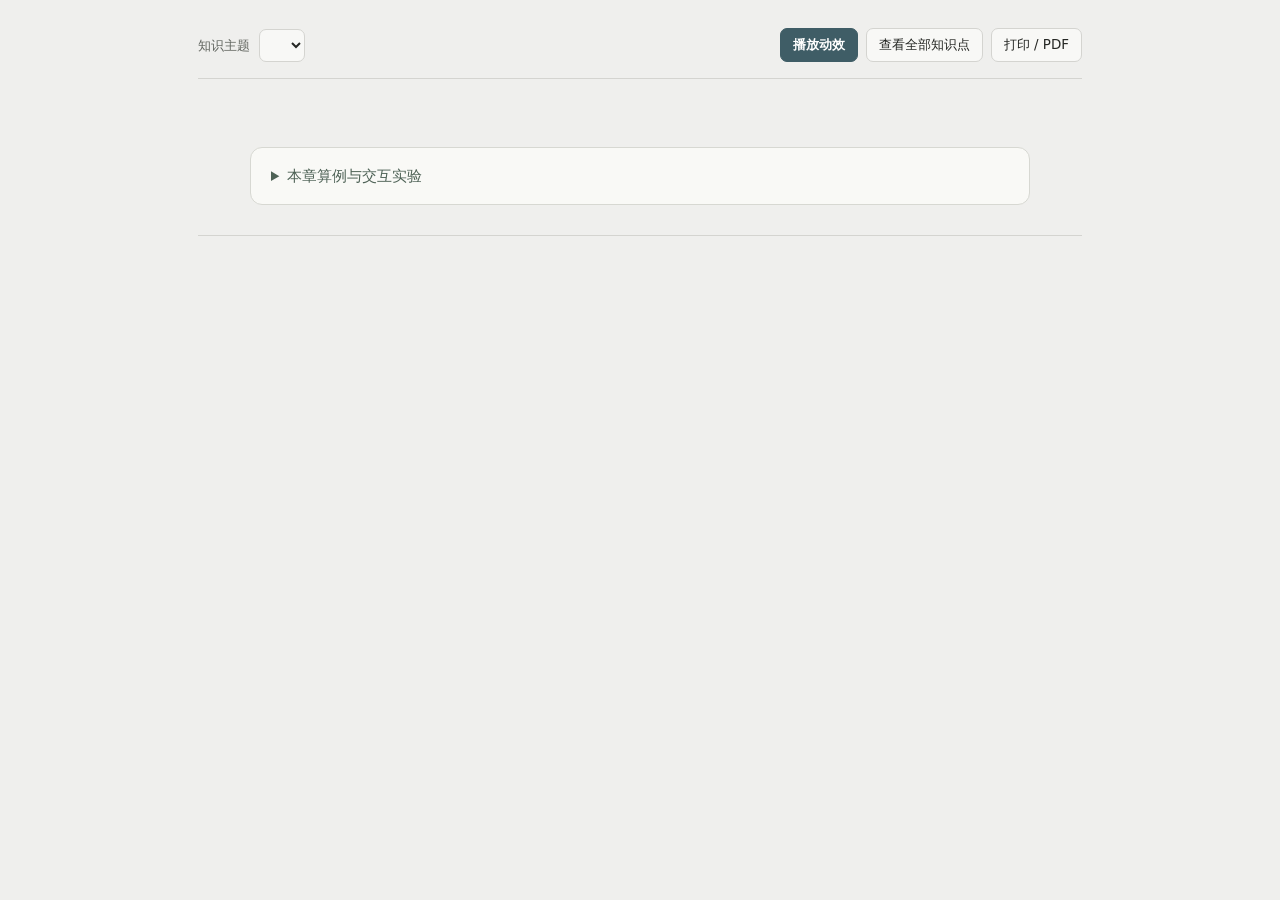
<file: index.html>
<!doctype html>
<html lang="zh-Hans">
<head>
  <meta charset="utf-8">
  <meta name="viewport" content="width=device-width, initial-scale=1">
  <meta http-equiv="refresh" content="0; url=./knowledge-motion/">
  <title>AIC 知识动效</title>
</head>
<body>
  <main><a href="./knowledge-motion/">打开知识动效</a></main>
</body>
</html>
</file>
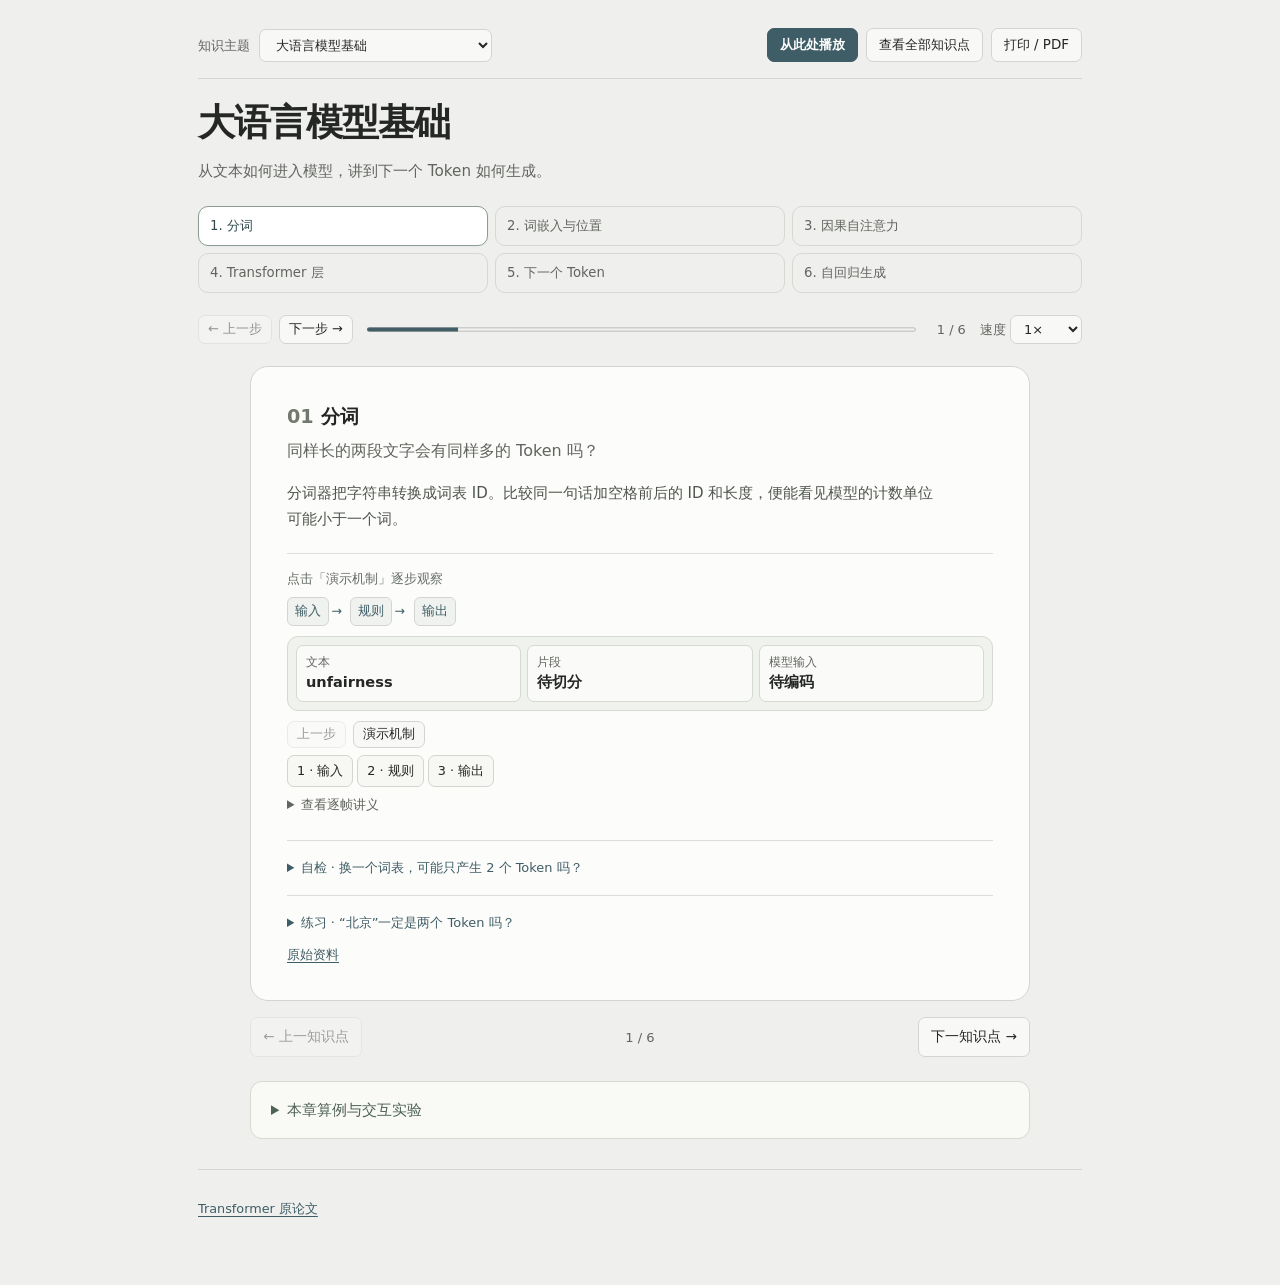
<file: knowledge-motion/index.html>
<!DOCTYPE html>
<html lang="zh-Hans">
<head>
  <meta charset="utf-8">
  <meta name="viewport" content="width=device-width, initial-scale=1">
  <title>知识动效图谱</title>
  <link rel="stylesheet" href="style.css">
  <script defer src="topics/llm-basics.js"></script>
  <script defer src="topics/tokenization.js"></script>
  <script defer src="topics/transformer-architecture.js"></script>
  <script defer src="topics/training-data.js"></script>
  <script defer src="topics/pretraining-inference.js"></script>
  <script defer src="topics/scaling-training.js"></script>
  <script defer src="topics/optimization-stability.js"></script>
  <script defer src="topics/efficient-serving.js"></script>
  <script defer src="topics/model-compression.js"></script>
  <script defer src="topics/serving-calculations.js"></script>
  <script defer src="topics/speculative-sampling.js"></script>
  <script defer src="topics/decoding-controls.js"></script>
  <script defer src="topics/context-engineering.js"></script>
  <script defer src="topics/evidence-reliability.js"></script>
  <script defer src="topics/llm-post-training.js"></script>
  <script defer src="topics/sft-peft.js"></script>
  <script defer src="topics/preference-rl.js"></script>
  <script defer src="topics/dpo-calculations.js"></script>
  <script defer src="topics/grpo-objective.js"></script>
  <script defer src="topics/verifiable-reward.js"></script>
  <script defer src="topics/reasoning-evaluation.js"></script>
  <script defer src="topics/inference-search.js"></script>
  <script defer src="topics/multimodal-llm.js"></script>
  <script defer src="topics/rag.js"></script>
  <script defer src="topics/rag-ingestion.js"></script>
  <script defer src="topics/retrieval-ranking.js"></script>
  <script defer src="topics/rrf-ranking.js"></script>
  <script defer src="topics/agent-planning.js"></script>
  <script defer src="topics/tool-protocols.js"></script>
  <script defer src="topics/agent-security.js"></script>
  <script defer src="topics/agent-workflows.js"></script>
  <script defer src="topics/agent-reliability.js"></script>
  <script defer src="topics/agent-memory.js"></script>
  <script defer src="topics/agent-verification.js"></script>
  <script defer src="topics/agent-eval-design.js"></script>
  <script defer src="topics/self-improvement.js"></script>
  <script defer src="topics/rsi.js"></script>
  <script defer src="topics/rsi-memory-control.js"></script>
  <script defer src="topics/rsi-strategy-selection.js"></script>
  <script defer src="topics/rsi-transfer.js"></script>
  <script defer src="topics/rsi-paired-eval.js"></script>
  <script defer src="topics/rsi-evaluation.js"></script>
  <script defer src="worked-examples.js"></script>
  <script defer src="reading-notes.js"></script>
  <script defer src="app.js"></script>
</head>
<body>
  <main>
    <header>
      <div class="toolbar">
        <label>知识主题 <select id="topics"></select></label>
        <div class="actions">
          <button id="play" type="button">播放动效</button>
          <button id="overview" type="button">查看全部知识点</button>
          <button id="print" type="button">打印 / PDF</button>
        </div>
      </div>
      <h1 id="title"></h1>
      <p id="subtitle"></p>
      <nav id="steps" aria-label="讲解步骤"></nav>
      <div class="transport" id="transport" hidden>
        <div class="transport-buttons">
          <button id="previous" type="button" aria-label="上一张卡片">← 上一步</button>
          <button id="next" type="button" aria-label="下一张卡片">下一步 →</button>
        </div>
        <div class="progress-display">
          <progress id="progress" aria-label="讲解进度"></progress>
          <span id="position"></span>
        </div>
        <label>速度
          <select id="speed">
            <option value="0.5">0.5×</option>
            <option value="1" selected>1×</option>
            <option value="1.5">1.5×</option>
            <option value="2">2×</option>
          </select>
        </label>
      </div>
      <p id="status" class="sr-only" role="status"></p>
    </header>
    <section id="cards" aria-label="知识卡片"></section>
    <nav id="reading-navigation" aria-label="继续阅读" hidden>
      <button id="reading-previous" type="button">← 上一知识点</button>
      <span id="reading-position" aria-live="polite"></span>
      <button id="reading-next" type="button">下一知识点 →</button>
    </nav>
    <details id="case-disclosure" class="case-disclosure">
      <summary>本章算例与交互实验</summary>
      <section id="worked-example" aria-labelledby="example-title" hidden></section>
    </details>
    <footer>
      <p id="note"></p>
      <ul id="sources" aria-label="参考资料"></ul>
    </footer>
    <noscript>启用 JavaScript 后即可查看知识卡片。</noscript>
  </main>
</body>
</html>
</file>
<file: knowledge-motion/style.css>
:root {
  color-scheme: light;
  --paper: #efefed;
  --panel: #fafaf8;
  --edge: #d4d4d0;
  --ink: #252724;
  --muted: #61655f;
  --cyan: #3f5d66;
  --mint: #356657;
  font-family: "Inter", "PingFang SC", "Microsoft YaHei", system-ui, sans-serif;
}

* { box-sizing: border-box; }
body {
  margin: 0;
  color: var(--ink);
  background: var(--paper);
}
main { max-width: 1160px; margin: auto; padding: 36px clamp(18px, 4vw, 48px) 64px; }
p, h1, h2 { margin: 0; }
button, select { font: inherit; }
button, select {
  color: var(--ink);
  background: #f8f8f6;
  border: 1px solid var(--edge);
  border-radius: 7px;
  padding: 7px 12px;
}
button { cursor: pointer; }
button:hover, select:hover { border-color: var(--cyan); }
:focus-visible { outline: 2px solid var(--cyan); outline-offset: 3px; }
.toolbar, .actions { display: flex; flex-wrap: wrap; align-items: center; gap: 8px; }
.toolbar { justify-content: space-between; margin-bottom: 22px; color: var(--muted); font-size: .84rem; }
.toolbar select { margin-left: 5px; max-width: 100%; }
#play { border-color: #82999d; color: var(--cyan); }
h1 { font-size: clamp(1.85rem, 5vw, 3.15rem); line-height: 1.14; letter-spacing: -.035em; }
h1::after {
  display: block;
  content: "";
  width: 9rem;
  height: 3px;
  margin: 11px 0;
  border-radius: 5px;
  background: var(--cyan);
  box-shadow: 0 0 14px #00000000;
}
#subtitle { color: var(--muted); font-size: clamp(.94rem, 2.3vw, 1.18rem); }
#steps { display: flex; flex-wrap: wrap; gap: 9px; margin: 16px 0; }
.step { flex: 1 1 12rem; color: var(--muted); }
.step[aria-current="step"] { color: var(--cyan); border-color: var(--cyan); background: #e4eae8; }

#cards { display: grid; grid-template-columns: repeat(2, minmax(0, 1fr)); gap: 20px; }
.card {
  --accent: var(--cyan);
  display: flex;
  flex-direction: column;
  min-width: 0;
  padding: clamp(18px, 2.5vw, 26px);
  border-radius: 18px;
  border: 1px solid var(--edge);
  background: linear-gradient(150deg, #ffffff, var(--panel) 80%);
  transition: opacity .35s, border-color .35s, box-shadow .35s;
}
.card[data-color="purple"] { --accent: #695884; }
.card[data-color="amber"] { --accent: #8b6426; }
.card[data-color="mint"] { --accent: var(--mint); }
.card[data-color="rose"] { --accent: #925666; }
.card[data-color="blue"] { --accent: #526881; }
.focused .card:not(.highlighted) { opacity: .76; }
.card.highlighted { animation: focus-in .3s ease-out both; }
.card.highlighted { border-color: var(--accent); box-shadow: 0 0 19px color-mix(in srgb, var(--accent) 24%, transparent); }
h2 { font-size: 1.23rem; line-height: 1.2; }
.card-number { color: var(--accent); border-left: 3px solid; padding: 0 .48rem 0 .5rem; font-variant-numeric: tabular-nums; }
.card-subtitle { color: var(--muted); margin-top: 5px; }
.visual { border-top: 1px solid #deded9; margin-top: 9px; padding: 10px 0 12px; }
.visual-label { color: #656b65; font-size: .83rem; margin-bottom: 9px; }
.visual-caption { font-size: .81rem; color: var(--accent); margin-top: 9px; }
.description { color: var(--muted); font-size: .88rem; line-height: 1.55; margin-top: auto; }
.bar-row { display: grid; grid-template-columns: 4.2em minmax(0, 1fr) 6.9em; align-items: center; gap: 7px; margin: 6px 0; font-size: .82rem; }
.bar-track { position: relative; height: 11px; background: #e8e8e3; border: 1px solid var(--edge); border-radius: 4px; }
.bar-fill { display: block; height: 100%; border-radius: 3px; background: var(--mint); transform-origin: left; }
.bar-marker { position: absolute; top: -4px; bottom: -4px; border-left: 1px dashed #737a72; }
.bar-value { text-align: right; color: var(--mint); font-variant-numeric: tabular-nums; }
.token-list, .flow-list { display: flex; flex-wrap: wrap; gap: 6px; list-style: none; padding: 0; margin: 0; }
.token-list li, .flow-list li {
  min-width: 2.65rem;
  text-align: center;
  background: #f0f2ef;
  border: 1px solid var(--edge);
  padding: 5px 7px;
  border-radius: 6px;
}
.token-list small { display: block; font-size: .69rem; }
.token-list .muted { color: var(--muted); }
.token-list .active, .pair.chosen { color: var(--mint); border-color: #91b3a3; background: #e9f1ec; }
.flow-list { column-gap: 21px; }
.flow-list li { position: relative; font-size: .79rem; color: var(--accent); }
.flow-list li:not(:last-child)::after { position: absolute; left: calc(100% + 3px); content: "→"; }
.pair { display: flex; flex-wrap: wrap; gap: 4px 12px; align-items: baseline; border: 1px solid; border-radius: 6px; margin: 5px 0; padding: 4px 8px; font-size: .85rem; }
.pair-label { width: 4.7em; opacity: .85; }
.pair.rejected { color: #943e4b; border-color: #c7a1a7; background: #f7edef; }

.highlighted .bar-fill { animation: fill .65s cubic-bezier(.2,.7,.35,1) both; }
.highlighted :is(.token-list li, .flow-list li, .pair) { animation: focus-in .48s ease-out both; }
.highlighted :is(.token-list li, .flow-list li, .pair):nth-child(2) { animation-delay: .09s; }
.highlighted :is(.token-list li, .flow-list li, .pair):nth-child(3) { animation-delay: .18s; }
.highlighted .token-list li:nth-child(4) { animation-delay: .27s; }
.highlighted .token-list li:nth-child(5) { animation-delay: .36s; }
@keyframes fill { from { transform: scaleX(0); } to { transform: scaleX(1); } }
@keyframes focus-in { from { opacity: .25; transform: translateY(5px); } to { opacity: 1; transform: translateY(0); } }

footer { margin-top: 14px; color: var(--muted); font-size: .8rem; }
#sources { display: flex; gap: 11px; flex-wrap: wrap; list-style: none; margin: 7px 0 0; padding: 0; }
a { color: var(--cyan); text-underline-offset: 3px; }
.sr-only { position: absolute; width: 1px; height: 1px; clip-path: inset(100%); overflow: hidden; }
@media (max-width: 620px) { #cards { grid-template-columns: 1fr; } }
@media (prefers-reduced-motion: reduce) {
  *, *::before, *::after { animation: none !important; transition: none !important; }
}
@media print {
  @page { margin: 10mm; }
  body { print-color-adjust: exact; -webkit-print-color-adjust: exact; font-size: 10pt; }
  main { padding: 8px; }
  .toolbar, #steps { display: none; }
  #cards { grid-template-columns: repeat(2, minmax(0, 1fr)); }
  .card { break-inside: avoid; }
  .focused .card:not(.highlighted) { opacity: 1; }
  .card.highlighted { border-color: var(--edge); box-shadow: none; }
  *, *::before, *::after { animation: none !important; transition: none !important; }
}

.transport {
  display: grid;
  grid-template-columns: auto minmax(5rem, 1fr) auto;
  align-items: center;
  gap: 8px 14px;
  margin: 0 0 16px;
  font-size: .81rem;
  color: var(--muted);
}
.transport[hidden] { display: none; }
.transport-buttons, .progress-display { display: flex; gap: 7px; align-items: center; }
.transport button, .transport select { padding: 5px 9px; }
.transport button:disabled { opacity: .45; cursor: default; border-color: var(--edge); }
.progress-display progress { min-width: 0; width: 100%; height: 9px; accent-color: var(--cyan); }
#position { flex: 0 0 3.3em; white-space: nowrap; text-align: right; font-variant-numeric: tabular-nums; }
.branch {
  display: grid;
  grid-template-columns: minmax(0, 1fr) auto minmax(0, 1.12fr);
  align-items: center;
  gap: 7px;
  margin: 6px 0;
  font-size: .81rem;
}
.branch-condition, .branch-action { padding: 5px 7px; border: 1px solid var(--edge); border-radius: 6px; background: #f0f2ef; }
.branch-action { border-color: #90a99d; color: var(--mint); background: #e9f1ec; }
.branch-arrow { color: var(--accent); }
.highlighted .branch { animation: focus-in .48s ease-out both; }
.highlighted .branch:nth-of-type(2) { animation-delay: .12s; }
.highlighted .branch:nth-of-type(3) { animation-delay: .24s; }
.card-checks { margin-top: 8px; font-size: .81rem; line-height: 1.5; }
.card-checks summary { cursor: pointer; color: var(--accent); }
.card-checks ul { color: var(--muted); padding-left: 1.3em; margin: 5px 0 0; }
@media (max-width: 500px) {
  .transport { grid-template-columns: 1fr auto; }
  .progress-display { grid-column: 1 / -1; grid-row: 2; }
}
@media print {
  .transport, .card-checks:not([open]) { display: none; }
}

#worked-example {
  --lab-accent: var(--cyan);
  --accent: var(--cyan);
  margin: 0 0 24px;
  padding: clamp(16px, 3vw, 28px);
  border: 1px solid #d0d5cf;
  border-radius: 24px;
  background: linear-gradient(145deg, #fafaf8, #fafaf8 65%);
  box-shadow: 0 20px 65px #25272408;
}

.example-title { font-size: clamp(19px, 3vw, 27px); }
.example-intro, .example-reason { color: var(--muted); line-height: 1.65; }
.example-intro { margin: 8px 0 15px; }
.example-predict { padding: 12px; border: 1px solid #d7dbd4; border-radius: 12px; }
.example-question { margin: 0 0 8px; font-weight: 650; }
.example-choices, .example-controls, .example-stages { display: flex; flex-wrap: wrap; gap: 8px; }
.example-choices button, .example-stages button { text-align: left; }
.example-choices button[aria-pressed="true"], .example-stages button[aria-current="step"] {
  border-color: var(--lab-accent);
  color: var(--lab-accent);
  background: #e6ece8;
}
.example-feedback { margin: 6px 0 0; color: #8c591f; }
.example-feedback:empty { display: none; }
.example-feedback[data-correct="true"] { color: #356657; }
.example-stages { margin: 16px 0 10px; }
.example-stages button { flex: 1 1 165px; }
.example-action { font-weight: 700; margin: 0 0 10px; }
.example-data { display: grid; grid-template-columns: 1fr 1fr; gap: 10px; margin: 0; }
.example-tile { min-width: 0; padding: 12px; border: 1px solid #d7dad3; border-radius: 10px; background: #f5f6f2; }
.example-tile dt { color: var(--muted); font-size: .82rem; }
.example-value, .example-before { margin: 4px 0 0; overflow-wrap: anywhere; }
.example-value { font-size: 1.06rem; font-weight: 680; }
.example-before { color: var(--muted); font-size: .82rem; }
.example-changed { border-color: #879f93; }
.example-changed .example-value { color: var(--lab-accent); }
.example-reason { margin: 10px 0; }
.example-controls { justify-content: flex-end; }
@media (prefers-reduced-motion: no-preference) {
  .example-transition { animation: focus-in .35s ease-out both; }
  .example-changed { animation: example-change .65s ease-out both; }
}
@keyframes example-change {
  from { background: #e1ece5; }
  to { background: #f5f6f2; }
}
@media (max-width: 560px) {
  .example-data { grid-template-columns: 1fr; }
}
@media print {
  #worked-example { break-inside: avoid; }
  .example-stages, .example-predict, .example-controls { display: none; }
}
.example-experiment { border-top: 1px solid #d7dad3; margin-top: 18px; padding-top: 15px; }
.example-experiment label { display: flex; flex-wrap: wrap; gap: 8px 12px; align-items: center; margin-bottom: 12px; }
.example-experiment input { flex: 1 1 140px; accent-color: var(--lab-accent); }
.example-slider-value { color: var(--lab-accent); font-variant-numeric: tabular-nums; }
.example-meter { height: 6px; background: #e3e6df; border-radius: 6px; margin: 7px 0; }
.example-meter span { display: block; height: 100%; border-radius: inherit; background: var(--lab-accent); transform-origin: left; }
@media (prefers-reduced-motion: no-preference) {
  .example-meter span { animation: none; }
}

.phase-controls { display: flex; flex-wrap: wrap; gap: 7px; align-items: center; margin-top: 10px; }
.phase-controls button { padding: 4px 9px; font-size: .8rem; }
.phase-controls button:disabled { opacity: .45; cursor: default; }
.phase-explanation { flex: 1 0 100%; color: var(--accent); font-size: .85rem; line-height: 1.45; }
.phase-explanation:empty { display: none; }
.visual .phase-pending { opacity: .55; }
.visual .phase-active { outline: 1px solid var(--accent); outline-offset: 2px; border-radius: 4px; }
@media (prefers-reduced-motion: no-preference) {
  .visual .phase-active { animation: phase-reveal .45s ease-out; }
  .visual .bar-fill { transition: width .55s ease-out; }
}
@keyframes phase-reveal {
  from { transform: translateY(4px); filter: brightness(1.35); }
  to { transform: translateY(0); filter: brightness(1); }
}
@media print {
  .phase-controls { display: none; }
  .visual .phase-pending { opacity: 1; }
  .visual .phase-active { outline: none; }
}

.card-source { display: inline-block; align-self: flex-start; margin-top: 10px; color: var(--accent); font-size: .8rem; }

.card-checkpoint { margin-top: 12px; border-top: 1px solid var(--stroke, #d7dad3); padding-top: 8px; }
.card-checkpoint p { margin: 8px 0 0; color: var(--text, #252724); font-size: .86rem; line-height: 1.55; }

.lesson-stage {
  margin-top: 10px;
  padding: 8px;
  border: 1px solid #d7dad3;
  border-radius: 11px;
  background: #f0f2ed;
}
.lesson-cells {
  display: grid;
  grid-template-columns: repeat(auto-fit, minmax(min(100%, 7.5rem), 1fr));
  gap: 6px;
  margin: 0;
}
.lesson-cell {
  min-width: 0;
  padding: 9px;
  border: 1px solid #d5d9d1;
  border-radius: 7px;
  background: #fafbf8;
  overflow-wrap: anywhere;
}
.lesson-cell dt { color: var(--muted); font-size: .72rem; }
.lesson-cell dd { margin: 3px 0 0; color: var(--ink); font-weight: 650; font-size: .91rem; font-variant-numeric: tabular-nums; }
.lesson-changed { border-color: var(--accent); }
.lesson-track { display: block; height: 5px; margin-top: 7px; border-radius: 5px; background: #dfe4db; }
.lesson-fill {
  display: block;
  height: 100%;
  border-radius: inherit;
  background: var(--accent);
  transform: scaleX(var(--to));
  transform-origin: left;
}
@media (prefers-reduced-motion: no-preference) {
  .lesson-changed { animation: lesson-update .45s ease-out; }
  .lesson-fill { animation: lesson-measure .45s ease-out; }
}
@keyframes lesson-update {
  from { background: #e5eee7; transform: translateY(3px); }
  to { background: #fafbf8; transform: translateY(0); }
}
@keyframes lesson-measure {
  from { transform: scaleX(var(--from)); }
  to { transform: scaleX(var(--to)); }
}

.lesson-slots { display: grid; grid-template-columns: repeat(8, minmax(0, 1fr)); gap: 3px; margin-top: 7px; }
.lesson-slot { aspect-ratio: 1; border-radius: 2px; background: #e0e3dc; }
.lesson-slot.filled { background: var(--accent); }
@media (prefers-reduced-motion: no-preference) {
  .lesson-slot.new { animation: slot-arrival .35s ease-out; }
}
@keyframes slot-arrival {
  from { opacity: .35; transform: scale(.65); }
  to { opacity: 1; transform: scale(1); }
}

.phase-timeline { display: flex; flex-wrap: wrap; align-items: center; gap: 4px; margin-inline-start: auto; }
.phase-timeline .phase-jump { min-width: 32px; min-height: 32px; padding: 4px; font-variant-numeric: tabular-nums; }
.phase-jump[aria-current="step"] { border-color: var(--accent); color: var(--accent); background: #e6ece8; font-weight: 700; }
.phase-transcript { flex: 1 0 100%; color: var(--muted); font-size: .83rem; line-height: 1.6; }
.phase-transcript summary { cursor: pointer; }
.phase-transcript ol { padding-left: 1.45rem; margin: 6px 0 0; }
.phase-transcript li + li { margin-top: 4px; }

.lesson-cell dd.lesson-before {
  margin-top: 8px;
  padding-top: 6px;
  border-top: 1px dashed #c7cfc3;
  color: var(--muted);
  font-size: .75rem;
  font-weight: 400;
}
.phase-timeline { margin-inline-start: 0; flex: 1 0 100%; }
.phase-timeline .phase-jump { text-align: left; line-height: 1.45; padding: 6px 9px; }
.flow-list li { position: relative; }
.flow-list li.phase-active { background: #e5ece5; box-shadow: inset 3px 0 var(--accent); }
.flow-list li.phase-pending { background: transparent; }
@media (prefers-reduced-motion: no-preference) {
  .lesson-changed { animation: lesson-update .6s ease-out both; animation-delay: var(--arrival, 0ms); }
  .lesson-fill { animation-duration: .7s; }
  .lesson-slot.new { animation-duration: .55s; }
  .flow-list li { transition: opacity .3s, background .3s, box-shadow .3s; }
  .branch.phase-active .branch-arrow { animation: branch-travel .6s ease-out; }
  .token-list li.phase-active { animation: token-focus .55s ease-out; }
}
@keyframes branch-travel {
  from { transform: translateX(-8px); opacity: .2; }
  to { transform: translateX(0); opacity: 1; }
}
@keyframes token-focus {
  from { transform: translateY(5px) scale(.95); }
  to { transform: translateY(0) scale(1); }
}
@media print {
  .lesson-cell dd.lesson-before { color: #444; }
}

.experiment-diagram { display: grid; grid-template-columns: repeat(4, minmax(0, 1fr)); gap: 7px; margin-top: 14px; }
.experiment-item { position: relative; display: flex; flex-direction: column; justify-content: space-between; gap: 6px; min-height: 65px; padding: 10px; border: 1px solid #d2d7cd; border-radius: 9px; background: #f2f4ee; overflow: hidden; overflow-wrap: anywhere; }
.experiment-item span { color: var(--muted); font-size: .78rem; }
.experiment-item.occupied, .experiment-item.accepted { border-color: var(--accent); background: #e8f0e9; }
.experiment-item.vacant { border-style: dashed; opacity: .6; }
.experiment-item.excluded { border-color: #b37867; }
.experiment-item.probability { grid-column: span 2; padding-bottom: 21px; }
.experiment-item.probability::after { content: ""; position: absolute; left: 0; bottom: 0; height: 8px; width: 100%; transform: scaleX(var(--fraction, 0)); transform-origin: left; background: var(--accent); }
@media (prefers-reduced-motion: no-preference) {
  .experiment-item { animation: experiment-arrival .35s ease-out; }
  .experiment-item.probability::after { animation: experiment-fill .4s ease-out; }
}
@keyframes experiment-arrival { from { opacity: .3; transform: translateY(6px); } to { opacity: 1; transform: translateY(0); } }
@keyframes experiment-fill { from { width: 0; } to { width: var(--amount); } }
@media (max-width: 500px) { .experiment-diagram { grid-template-columns: repeat(2, minmax(0, 1fr)); } }

@media (prefers-reduced-motion: no-preference) {
  .experiment-item { transition: background-color .45s, border-color .45s, opacity .45s; }
  .experiment-item.probability::after { animation: none; transition: transform .45s cubic-bezier(.2,.75,.25,1); }
  .example-meter span { transition: transform .45s cubic-bezier(.2,.75,.25,1); }
}

.experiment-history { display: flex; gap: 8px; overflow-x: auto; padding: 4px 0 10px; scroll-snap-type: x proximity; }
.experiment-snapshot { flex: 0 0 165px; display: flex; flex-direction: column; gap: 5px; text-align: left; scroll-snap-align: start; line-height: 1.5; }
.experiment-snapshot span { font-size: .75rem; color: var(--muted); }
.experiment-snapshot[aria-pressed="true"] { border-color: var(--accent); background: #e5ece5; }
@media (prefers-reduced-motion: no-preference) {
  .experiment-snapshot { transition: border-color .2s, background-color .2s; }
}

.experiment-matrices { display: grid; gap: 16px; margin-top: 18px; }
.matrix-section { overflow-x: auto; border: 1px solid var(--edge); border-radius: 10px; padding: 10px; }
.calculation-matrix { width: 100%; border-spacing: 4px; font-variant-numeric: tabular-nums; }
.calculation-matrix caption { text-align: left; font-size: .9rem; font-weight: 650; padding: 0 0 9px; }
.calculation-matrix th { color: var(--muted); font-size: .72rem; font-weight: 500; white-space: nowrap; padding: 4px; }
.matrix-cell { min-width: 45px; width: 100%; min-height: 40px; padding: 6px; border-radius: 5px; background: rgb(86 121 100 / calc(.04 + var(--heat) * .24)); font-size: .82rem; }
.matrix-cell[aria-pressed="true"] { outline: 2px solid var(--cyan); outline-offset: 1px; }
.matrix-explanation { padding: 12px; margin-top: 10px; border-left: 3px solid var(--cyan); color: var(--muted); font-size: .88rem; line-height: 1.7; }
@media (prefers-reduced-motion: no-preference) { .matrix-cell { transition: background-color .45s ease; } }

.matrix-cell.matrix-dependency { box-shadow: inset 0 0 0 2px #98662a; color: #644517; }
.matrix-trace { display: grid; grid-template-columns: repeat(auto-fit, minmax(min(100%, 240px), 1fr)); gap: 7px; margin-top: 10px; }
.trace-term { text-align: left; font-size: .8rem; line-height: 1.6; font-variant-numeric: tabular-nums; }
.trace-term[aria-pressed="true"] { border-color: #98662a; background: #f6efe1; color: #644517; }
@media (prefers-reduced-motion: no-preference) {
  .trace-term { transition: border-color .2s, background-color .2s; }
  .matrix-cell { transition: background-color .45s, box-shadow .3s, color .3s; }
}

/* Learning workspace hierarchy and responsive interaction surfaces. */
header { padding-bottom: 20px; }
.toolbar { padding-bottom: 20px; border-bottom: 1px solid var(--edge); margin-bottom: 30px; gap: 16px; }
h1 { max-width: 25ch; font-weight: 650; line-height: 1.22; }
h1::after { width: 54px; height: 3px; margin: 20px 0 18px; box-shadow: none; }
#subtitle { max-width: 72ch; line-height: 1.85; }
#steps { gap: 8px; margin: 24px 0 10px; }
.step { text-align: left; padding: 12px 14px; line-height: 1.5; border-color: #d4d4d0; background: #f4f4f0; border-radius: 10px; }
#play { background: #3f5d66; color: #ffffff; border-color: #3f5d66; font-weight: 650; }
#play:hover { background: #324d55; }
.card h2 { line-height: 1.5; font-weight: 650; }
.card-reading { font-size: .92rem; line-height: 1.9; margin: 15px 0 4px; color: #4f554e; }
.card-subtitle { line-height: 1.75; }
.description { line-height: 1.85; }
.card-checks { border-top: 1px solid #dcded7; padding-top: 12px; margin-top: 12px; line-height: 1.85; }
.card-checks summary { padding: 3px 0; }
.card-checks p { margin-top: 10px; color: #4f554e; }
.example-title { line-height: 1.5; max-width: 42ch; }
.example-intro { max-width: 84ch; line-height: 1.85; margin-bottom: 22px; }
.example-predict { padding: 18px; background: #f4f5f0; }
.example-stages { gap: 10px; margin-top: 24px; margin-bottom: 18px; }
.example-stages button { padding: 12px 14px; border-radius: 10px; line-height: 1.5; }
.example-canvas { padding: 20px; background: #f6f7f3; border-radius: 16px; border: 1px solid #d9ddd3; }
.example-experiment { margin-top: 28px; padding-top: 26px; }
.example-experiment > label { display: grid; grid-template-columns: minmax(0,1fr) auto; font-size: .95rem; line-height: 1.7; gap: 12px; }
.example-experiment input[type="range"] { grid-column: 1; grid-row: 2; width: 100%; min-height: 36px; margin: 0; cursor: pointer; }
.example-slider-value { grid-column: 2; grid-row: 2; min-width: 70px; text-align: center; padding: 5px 10px; border-radius: 8px; background: #e7ebe2; }
.example-data { grid-template-columns: repeat(auto-fit,minmax(min(100%,210px),1fr)); }
.example-value { font-size: 1.4rem; letter-spacing: -.02em; line-height: 1.4; }
.example-tile { padding: 16px; border-radius: 12px; background: #f2f4ee; }
.example-meter { height: 7px; margin: 12px 0; }
.example-reason { padding: 14px 16px; border-left: 2px solid #8d9f90; background: #f2f4ee; border-radius: 0 10px 10px 0; line-height: 1.85; font-size: .92rem; }
.experiment-diagram { gap: 10px; margin: 20px 0; }
.experiment-item { padding: 14px; min-height: 88px; border-radius: 12px; line-height: 1.55; }
.example-controls { margin-top: 16px; gap: 8px; }
.example-controls button { min-height: 42px; }
.example-controls button[aria-pressed="true"] { color: #ffffff; background: var(--cyan); }
.matrix-section { padding: 14px; background: #f8f9f5; border-radius: 14px; }
.matrix-cell { min-height: 44px; }
.matrix-explanation { background: #edf1e8; border-radius: 0 10px 10px 0; line-height: 1.85; }
footer { margin-top: 30px; padding-top: 20px; border-top: 1px solid var(--edge); }
@media (hover: hover) and (prefers-reduced-motion: no-preference) {
  button { transition: background-color .18s, border-color .18s, color .18s, transform .18s; }
  button:hover { transform: translateY(-1px); }
  button:active { transform: translateY(0); }
}
@media (max-width: 620px) {
  main { padding-top: 20px; }
  .toolbar > label { width: 100%; }
  .toolbar select { width: 100%; margin: 8px 0 0; }
  #steps { display: grid; grid-template-columns: repeat(2,minmax(0,1fr)); }
  .step { padding: 10px; font-size: .82rem; }
  #worked-example { border-radius: 18px; }
  .example-canvas { padding: 14px; }
  .experiment-item { padding: 10px; }
}
@media print {
  header { padding-bottom: 10px; }
  main { max-width: none; padding: 0; }
  #worked-example, .card { box-shadow: none; }
  .experiment-history, .experiment-snapshot, .example-experiment > .visual-label { display: none; }
}

.example-data[hidden] { display: none; }
.calculation-matrix td { vertical-align: top; }
.matrix-cell { line-height: 1.6; overflow-wrap: anywhere; }
@media (prefers-reduced-motion: no-preference) {
  .experiment-item.accepted { box-shadow: inset 0 3px 0 var(--accent); }
  .experiment-item.vacant { transition: opacity .3s ease, background-color .3s ease; }
}

/* Default to one readable lesson, with the chapter laboratory available on demand. */
main { max-width: 1000px; padding-top: 24px; }
header { padding-bottom: 12px; }
.toolbar { margin-bottom: 22px; padding-bottom: 16px; }
h1 { font-size: clamp(1.6rem, 4vw, 2.3rem); }
h1::after { margin: 14px 0; }
#subtitle { font-size: .95rem; line-height: 1.75; }
#steps { display: grid; grid-template-columns: repeat(3, minmax(0, 1fr)); gap: 7px; margin-top: 18px; }
.step { padding: 9px 11px; font-size: .83rem; }
#cards.reading-view { display: block; max-width: 780px; margin-inline: auto; }
.card[hidden] { display: none; }
.reading-view .card { padding: clamp(18px, 4vw, 30px); box-shadow: none; }
.reading-view .card.highlighted { animation: none; border-color: var(--edge); box-shadow: none; }
.reading-view .card h2 { font-size: 1.3rem; }
.reading-view .visual { padding-top: 16px; margin-top: 16px; }
.reading-view .description { margin-top: 12px; }
.case-disclosure { margin: 24px auto 0; max-width: 900px; border: 1px solid var(--edge); border-radius: 12px; background: #f8f9f5; }
.case-disclosure > summary { padding: 16px 20px; cursor: pointer; color: var(--cyan); font-size: .92rem; line-height: 1.6; }
.case-disclosure[open] > summary { border-bottom: 1px solid var(--edge); }
.case-disclosure #worked-example { border: 0; border-radius: 0 0 12px 12px; margin: 0; box-shadow: none; }
.case-disclosure[hidden] { display: none; }
.transport { padding: 12px 0 0; margin-bottom: 10px; }
@media (max-width: 620px) {
  #steps { grid-template-columns: repeat(2,minmax(0,1fr)); }
  .actions { width: 100%; }
  .actions button { flex: 1 1 auto; font-size: .8rem; }
  .case-disclosure > summary { padding: 14px 16px; }
}
@media print {
  .card[hidden] { display: flex !important; }
  #cards.reading-view { display: grid; max-width: none; grid-template-columns: repeat(2,minmax(0,1fr)); }
  .case-disclosure { display: none; }
}

/* Quiet gray reading surface. */
body { background: #efefed; }
main { max-width: 980px; padding-top: 28px; }
h1 { letter-spacing: -.025em; font-weight: 620; }
h1::after { display: none; }
#subtitle { margin-top: 12px; color: #61655f; max-width: 70ch; }
.toolbar { border-bottom-color: #d4d4d0; }
#steps { margin-top: 22px; }
.step { background: transparent; border-color: #d7d8d2; }
.step[aria-current="step"] { background: #fff; color: #2e484c; border-color: #8b9c95; box-shadow: 0 1px 3px #25272408; }
.card { background: #fcfcfa; border-color: #d7d8d2; box-shadow: 0 3px 18px #25272404; }
.reading-view .card { padding: clamp(22px,4vw,36px); }
.card-number { border: 0; padding-left: 0; color: #71796e; }
.reading-view .card h2 { font-size: 1.2rem; }
.card-reading { font-size: .94rem; color: #4f554e; max-width: 68ch; }
.phase-explanation { color: #3f5d52; background: #f1f4ed; padding: 12px; border-radius: 7px; line-height: 1.8; }
.phase-timeline .phase-jump { background: #f7f8f3; }
.phase-jump[aria-current="step"] { background: #e7eee3; }
.case-disclosure { max-width: 780px; background: #f9f9f6; border-color: #d7d8d2; }
.case-disclosure > summary { color: #4e6256; font-weight: 550; }
#worked-example { background: #f9faf6; }
#sources { gap: 8px 16px; line-height: 1.9; }
#reading-navigation { max-width: 780px; margin: 16px auto 0; display: flex; gap: 12px; align-items: center; justify-content: space-between; }
#reading-navigation[hidden] { display: none; }
#reading-navigation button { min-height: 40px; font-size: .85rem; }
#reading-navigation button:disabled { opacity: .4; cursor: default; }
#reading-position { color: #61655f; font-size: .82rem; font-variant-numeric: tabular-nums; white-space: nowrap; }
@media (max-width: 620px) {
  main { padding: 18px 14px 40px; }
  .toolbar { margin-bottom: 18px; }
  #steps { gap: 6px; }
  .step { font-size: .79rem; padding: 8px; }
}
@media print { #reading-navigation { display: none; } }
</file>
